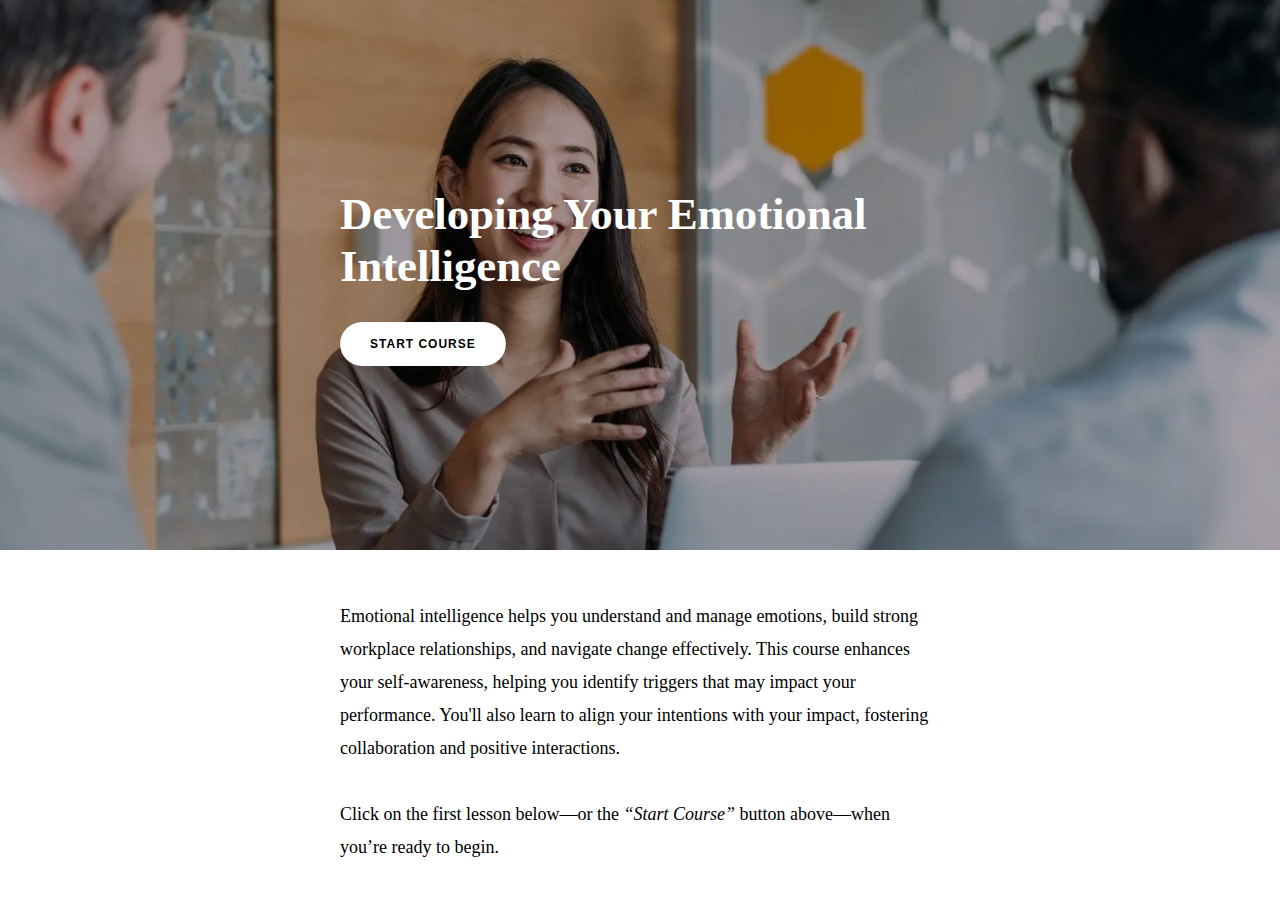
<file: Developing-Your-Emotional-Intelligence/index.html>
<!DOCTYPE html>
<html lang="en" class="">
  <head>
    <meta http-equiv="X-UA-Compatible" content="IE=edge,chrome=1">
    <meta name="viewport" content="width=device-width, initial-scale=1">
    <meta charset="utf-8">

    <title>Developing Your Emotional Intelligence </title>

    <link type="text/css" rel="stylesheet" href="lib/icomoon.css">
    <script type="text/javascript" src="lib/player-0.0.11.min.js"></script>
    <script type="text/javascript" src="lib/lzwcompress.js"></script>

    <!-- Resize Hack -->
    <script type="text/javascript">
      window.resizeTo(screen.width, screen.height);
    </script>
    
    <!--[if lt IE 9]>
    <script src="//html5shiv.googlecode.com/svn/trunk/html5.js"></script>
    <![endif]-->

    <script id="__ENTRY__" type="application/json">
      {".js":["rise/d2f42eeb.js"],".css":["sandbox/4adfab46.css"]}
    </script>

    <script id="__REMOTE_ENTRIES__" type="application/json">
      {"mondrian":{".js":["mondrian/entry.js"]}}
    </script>

    <script>
      (function() {
        const jsonp = {}

        function loadModule(manifest) {
          const p = []

          if (manifest['.css'] != null) {
            for (var idx = 0; idx < manifest['.css'].length; idx++) {
              p.push(new Promise((resolve, reject) => {
                var link = document.createElement('link')
                link.onload = resolve
                link.onerror = reject
                link.rel = 'stylesheet'
                link.href = 'lib/' + manifest['.css'][idx]
                document.body.appendChild(link)
              }))
            }
          }

          if (manifest['.js'] != null) {
            for (var idx = 0; idx < manifest['.js'].length; idx++) {
              p.push(new Promise((resolve, reject) => {
                var script = document.createElement('script')
                script.onload = resolve
                script.onerror = reject
                script.src = 'lib/' + manifest['.js'][idx]
                document.body.appendChild(script)
              }))
            }
          }

          return Promise.all(p)
        }

        function deserialize(str) {
          const buffer = Uint8Array.from(atob(str), c => c.charCodeAt(0))
          const json = new TextDecoder().decode(buffer)
          const result = JSON.parse(json)
          return result
        }

        function __loadEntry() {
          return loadModule(JSON.parse(document.getElementById('__ENTRY__').textContent))
        }

        function __loadRemoteEntry(name) {
          const manifest = JSON.parse(document.getElementById('__REMOTE_ENTRIES__').textContent)
          if (manifest[name] == null) throw new Error(`Missing manifest for remote entry "${name}".`)
          return loadModule(manifest[name])
        }
        
        async function __loadJsonp(id, path) {
          try {
            return await new Promise((resolve, reject) => {
              try {
                jsonp[id] = resolve
                const script = document.createElement('script')
                script.onerror = reject
                script.src = `./${path}`
                document.head.appendChild(script)
              } catch (err) {
                reject(err)
              }
            })
          } finally {
            delete jsonp[id]
          }
        }

        function __resolveJsonp(id, data) {
          const resolve = jsonp[id]
          if (typeof resolve !== 'function') {
            throw new Error(`Could not load JSONP "${id}"`)
          }
          resolve(data)
        }

        async function __fetchCourse(name) {
          name = name == null ? window.i18n.default : name
          if (!window.i18n.available.includes(name)) {
            console.warn(`Could not load locale "${name}"`)
            name = window.i18n.available[0]
          }
          const encoded = await __loadJsonp(`course:${name}`, `locales/${name}.js`)
          const courseData = deserialize(encoded)
          return courseData
        }

        window.__loadEntry = __loadEntry
        window.__loadRemoteEntry = __loadRemoteEntry
        window.__loadJsonp = __loadJsonp
        window.__resolveJsonp = __resolveJsonp
        window.__fetchCourse = __fetchCourse
      })()
    </script>
  </head>
  <body>
    <div id="app"></div>
    <script type="text/javascript">
  (function(root) {
    window.i18n = {"available":["und"],"default":"und"};
    window.partnerContent = [];

    function isExport() {
      return true;
    }

    function resolvePath(path) {
      return ('assets/').concat(path);
    }

    function resolveFontPath(font) {
      return ('lib/fonts/').concat(font.key.split('/').reverse()[0]);
    }

    function fetchAvailableLocales() {
      return window.i18n
    }

    root.Runtime = {
      fetch: window.__fetchCourse,
      fetchAvailableLocales: fetchAvailableLocales,
      isExport: isExport,
      resolvePath: resolvePath,
      resolveFontPath: resolveFontPath
    };
  }(window));
</script>

    
    <script>__loadEntry()</script>
    
  </body>
</html>
</file>
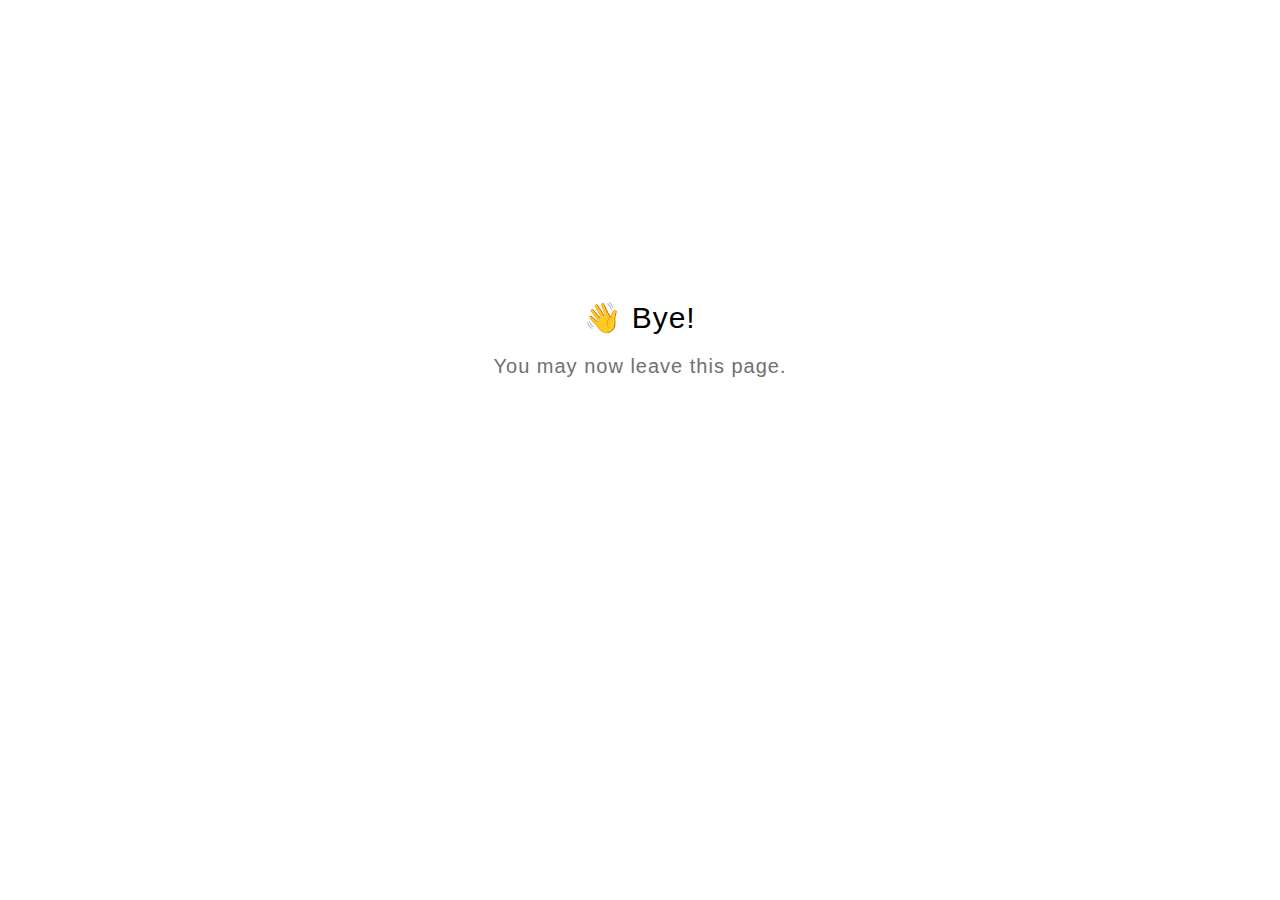
<file: Developing-Your-Emotional-Intelligence/goodbye.html>
<!DOCTYPE html>
<html lang="en">
  <head>
    <title>Goodbye</title>
    <meta charset="utf-8" lang="en">
    <style>
      html {
        font-size: 20px;
        font-family: 'lato', sans-serif;
        font-weight: lighter;
        letter-spacing: 0.05rem;
      }

      .goodbye-container {
        text-align: center;
        margin-top: 15rem;
      }

      .bye-message {
        font-size: 1.5rem;
      }

      .exit-text {
        color: #707070;
        margin-top: 1rem;
      }
    </style>
  </head>
  <body>
    <div class="goodbye-container">
      <div class="bye-message">👋 Bye!</div>
      <div class="exit-text">You may now leave this page.</div>
    </div>
  </body>
</html>
</file>
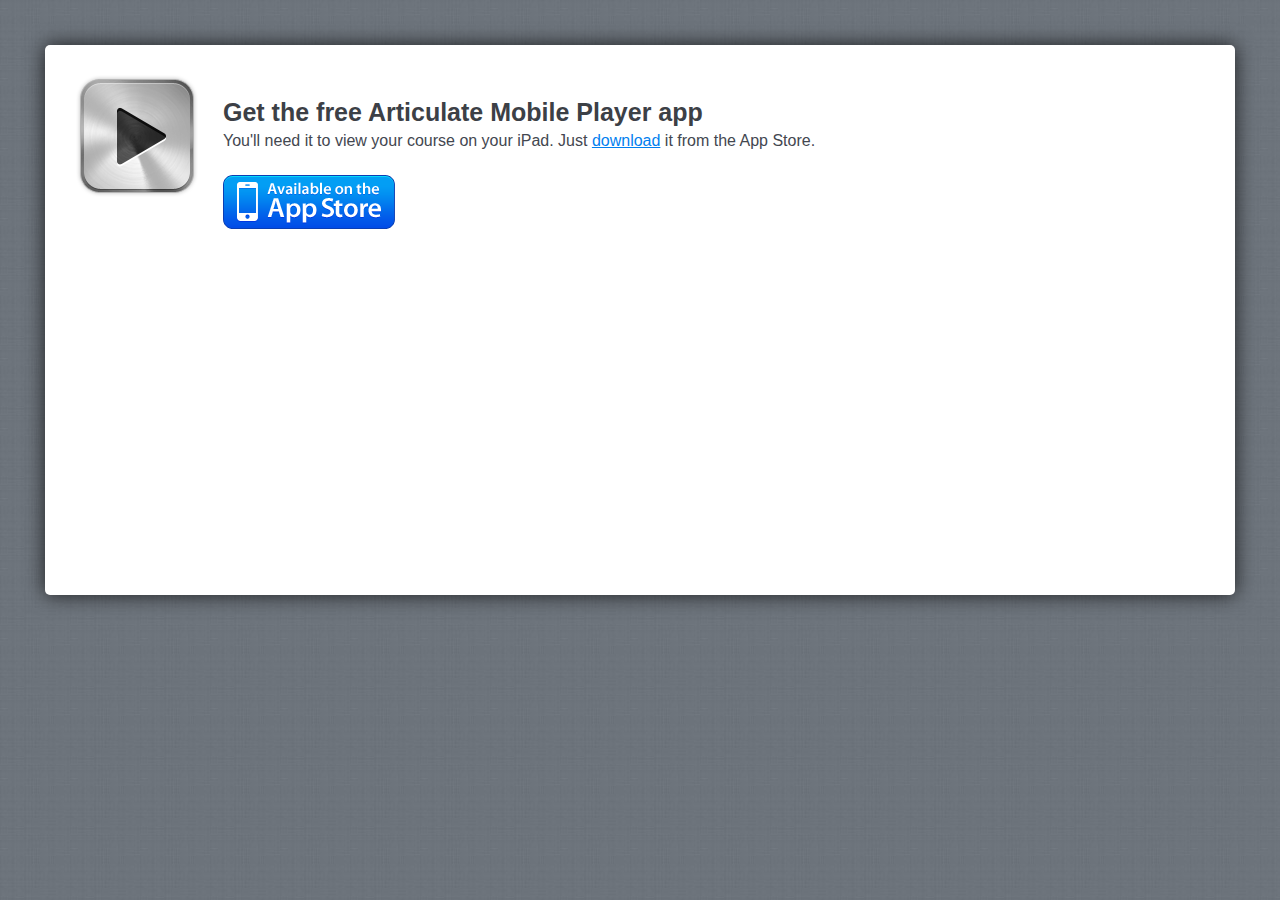
<file: mobile/mobileinstall.html>
<!DOCTYPE html PUBLIC "-//W3C//DTD XHTML 1.0 Transitional//EN" "http://www.w3.org/TR/xhtml1/DTD/xhtml1-transitional.dtd">
<html xmlns="http://www.w3.org/1999/xhtml" xml:lang="en" lang="en">
<head>
	<title>Understanding and Promoting Mental Wellness</title>
			
	<!-- META -->
	<meta http-equiv="content-type" content="text/html; charset=utf-8">
	<meta name="viewport" content="width=device-width; initial-scale=1.0; maximum-scale=1.0; user-scalable=0;">

	<style>
		html,body,div,h1,p,a{margin:0;padding:0;border:0;font-weight:inherit;font-style:inherit;font-size:100%;font-family:inherit;vertical-align:baseline}
		a img{border:0; width 290}
		body{font-family:Helvetica,Arial,Verdana,sans-serif;line-height:1.5;color:#434750;background:#737d85;position:relative;font-size:75%}
		h1{font-size:3em;line-height:1;margin-bottom:.5em;font-weight:400;color:#434750}
		a,a:focus,a:hover{color:#434750;text-decoration:none;outline:0}
		.button{float:left;font-size:14px;font-weight:700;color:#fff;text-shadow:0 -1px 0 rgba(0,0,0,.75);padding:5px 22px 0;height:25px;border:1px solid #010101;-webkit-box-shadow:0 1px 0 rgba(255,255,255,.12),inset 0 1px 0 rgba(255,255,255,.25);-webkit-border-radius:5px;background:-webkit-gradient(linear,left top,left bottom,from(#5d636b),to(#25272a),color-stop(.5,#494e54),color-stop(.51,#35393d))}
		body.launch{background:url(linen_background.jpg) repeat}
		div.container{background:#fff;height:490px;margin:45px;padding:30px;-webkit-border-radius:5px;-webkit-box-shadow:0 0 20px rgba(0,0,0,.75)}
		div.screenshot{float:right;width:390px;padding-left:20px;padding-bottom:10px}
		div.screenshot img{-webkit-box-shadow:0 8px 6px -2px rgba(0,0,0,.2); width: 360px;}
		div.container div.launch_meta{float:left;width:450px}
		div.container h1{color:#3c4046;font-weight:700;font-size:25px;line-height:1.2em;font-family:'Helvetica Neue',Helvetica,Arial}
		div.container p{font-size:16px;line-height:1.4em;font-family:'Helvetica Neue',Helvetica,Arial;margin:0 0 1.4em}
		div.container a.button{font-size:20px;color:#fff;background:#0272ed;text-shadow:0 1px 0 rgba(11,62,180,1);padding:5px 22px 12px;border:1px solid #0b3eb4;-webkit-box-shadow:0 1px 0 rgba(255,255,255,.12),inset 0 1px 0 rgba(255,255,255,.25);-webkit-border-radius:5px;background:-webkit-gradient(linear,left top,left bottom,from(#039ef4),to(#0b3eb4))}
		div.mobile_app{padding-left:148px;padding-top:20px}
		div.mobile_app h1{margin:0;line-height:1.4em}
		div.mobile_app a{color:#027fef;text-decoration:underline}
		div.container a.app_store{width:172px;height:54px;text-indent:-9000px;display:block;background:url(app_store.png)}
		@media only screen and (max-device-width:1024px) and (orientation:portrait){
			div.container{height:750px}
			div.screenshot{width:290px}
			div.screenshot img{width:290px}
			div.container div.launch_meta{float:left;width:300px}
			div.mobile_app h1{font-size:24px}
		}

	</style>
	<script>
		var g_strHash = document.location.hash;
		document.location.hash = "";
		
		function InstallApp()
		{
			setTimeout(RedirectLaunchPage, 50);
			
			var strAppUrl = "itms-apps://itunes.apple.com/us/app/articulate-mobile-player/id505546381?ls=1&mt=8";
			
			document.location = strAppUrl;
			
			return false;
		}
		
		function RedirectLaunchPage()
		{
			document.location = "../amplaunch.html" + g_strHash;
		}
	</script>
	
</head>

<body class="launch">

	<div class="wrap">
		<div class="container">
			<a href="#" onclick="return InstallApp()"><img style="position:absolute;" src="mobile_icon.png"></img></a>
			<div class="mobile_app">
				<h1>Get the free Articulate Mobile Player app</h1>
				<p>You'll need it to view your course on your iPad. Just <a href="#" onclick="return InstallApp()" title="Download the Articulate Mobile Player app">download</a> it from the App Store.</p>
				<a href="#" onclick="return InstallApp()" class="app_store">Available on the App Store</a>
			</div>
		</div>
	</div>
</body>

</html>
</file>
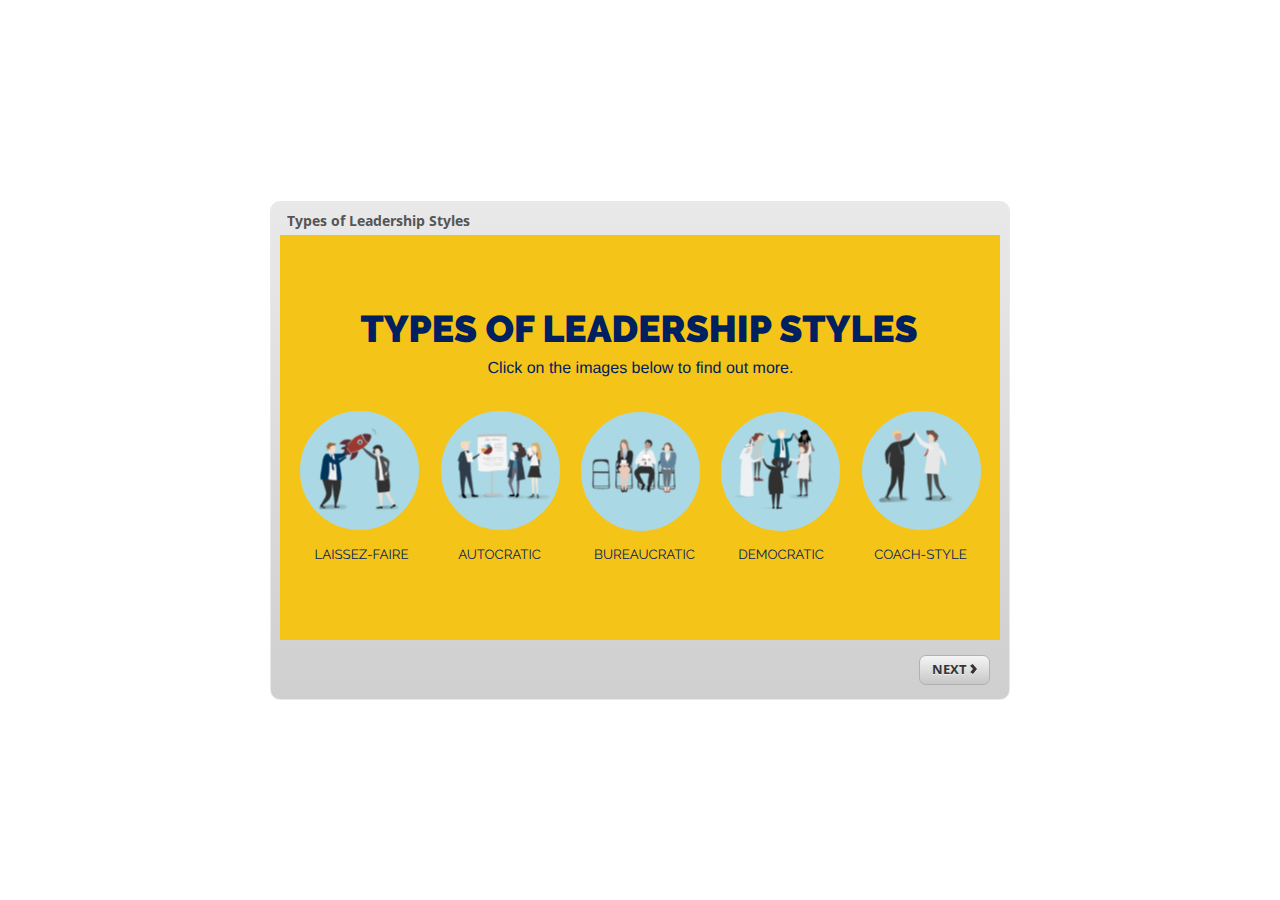
<file: Types-of-Leadership-Styles/story_html5.html>
<!DOCTYPE html>
<html lang="en-US">
<head>
  <meta charset="utf-8">
  <!-- Created using Storyline 3 - http://www.articulate.com  -->
  <!-- version: 3.12.24693.0 -->
  <title>Types of Leadership Styles</title>
  <meta http-equiv="x-ua-compatible" content="IE=edge" />
  <meta name="viewport" content="width=device-width, initial-scale=1.0, user-scalable=no, shrink-to-fit=no, minimal-ui" />
  <meta name="apple-mobile-web-app-capable" content="yes" />
  <style>
    html, body { height: 100%; padding: 0; margin: 0 }
    #app { height: 100%; width: 100%; }
  </style>
  
  <script>window.THREE = { };</script>
</head>
<body style="background: #FFFFFF" class="cs-HTML theme-classic">
  <!-- 360 -->
  <script>!function(e){function n(e,i){return e.test(i)}function i(e){var i=e||navigator.userAgent,o=i.split("[FBAN");if(void 0!==o[1]&&(i=o[0]),this.apple={phone:n(t,i),ipod:n(d,i),tablet:!n(t,i)&&n(s,i),device:n(t,i)||n(d,i)||n(s,i)},this.amazon={phone:n(h,i),tablet:!n(h,i)&&n(a,i),device:n(h,i)||n(a,i)},this.android={phone:n(h,i)||n(b,i),tablet:!n(h,i)&&!n(b,i)&&(n(a,i)||n(r,i)),device:n(h,i)||n(a,i)||n(b,i)||n(r,i)},this.windows={phone:n(l,i),tablet:n(p,i),device:n(l,i)||n(p,i)},this.other={blackberry:n(f,i),blackberry10:n(u,i),opera:n(c,i),firefox:n(A,i),chrome:n(w,i),device:n(f,i)||n(u,i)||n(c,i)||n(A,i)||n(w,i)},this.seven_inch=n(v,i),this.any=this.apple.device||this.android.device||this.windows.device||this.other.device||this.seven_inch,this.phone=this.apple.phone||this.android.phone||this.windows.phone,this.tablet=this.apple.tablet||this.android.tablet||this.windows.tablet,"undefined"==typeof window)return this}function o(){var e=new i;return e.Class=i,e}var t=/iPhone/i,d=/iPod/i,s=/iPad/i,b=/(?=.*\bAndroid\b)(?=.*\bMobile\b)/i,r=/Android/i,h=/(?=.*\bAndroid\b)(?=.*\bSD4930UR\b)/i,a=/(?=.*\bAndroid\b)(?=.*\b(?:KFOT|KFTT|KFJWI|KFJWA|KFSOWI|KFTHWI|KFTHWA|KFAPWI|KFAPWA|KFARWI|KFASWI|KFSAWI|KFSAWA)\b)/i,l=/IEMobile/i,p=/(?=.*\bWindows\b)(?=.*\bARM\b)/i,f=/BlackBerry/i,u=/BB10/i,c=/Opera Mini/i,w=/(CriOS|Chrome)(?=.*\bMobile\b)/i,A=/(?=.*\bFirefox\b)(?=.*\bMobile\b)/i,v=new RegExp("(?:Nexus 7|BNTV250|Kindle Fire|Silk|GT-P1000)","i");"undefined"!=typeof module&&module.exports&&"undefined"==typeof window?module.exports=i:"undefined"!=typeof module&&module.exports&&"undefined"!=typeof window?module.exports=o():"function"==typeof define&&define.amd?define("isMobile",[],e.isMobile=o()):e.isMobile=o()}(this);
    window.isMobile.apple.tablet = window.isMobile.apple.tablet ||
      (navigator.platform === 'MacIntel' && navigator.maxTouchPoints > 1);
    window.isMobile.apple.device = window.isMobile.apple.device || window.isMobile.apple.tablet;
    window.isMobile.tablet = window.isMobile.tablet || window.isMobile.apple.tablet;
    window.isMobile.any = window.isMobile.any || window.isMobile.apple.tablet;
  </script>

  <div id="focus-sink" aria-hidden="true" tabIndex="-1"></div>

  <div id="preso"></div>
  <script>
    window.DS = {};
    window.globals = {
      DATA_PATH_BASE: '',
      HAS_FRAME: true,
      HAS_SLIDE: true,

      lmsPresent: false,
      tinCanPresent: false,
      cmi5Present: false,
      aoSupport: false,
      scale: 'noscale',
      captureRc: false,
      browserSize: 'optimal',
      bgColor: '#FFFFFF',
      features: 'AccessibleText,SettingsControl,TextStyleHyperlinks',
      themeName: 'classic',
      preloaderColor: '#FFFFFF',
      suppressAnalytics: false,
      productChannel: 'perpetual',
      publishSource: 'storyline',
      aid: '',
      cid: '2d79099a-d634-472e-a1b9-43c4dbdf9171',
      playerVersion: '3.12.24693.0',
      maxIosVideoElements: 5,

      
      parseParams: function(qs) {
        if (window.globals.parsedParams != null) {
          return window.globals.parsedParams;
        }
        qs = (qs || window.location.search.substr(1)).split('+').join(' ');
        var params = {},
            tokens,
            re = /[?&]?([^=]+)=([^&]*)/g;

        while (tokens = re.exec(qs)) {
          params[decodeURIComponent(tokens[1]).trim()] =
            decodeURIComponent(tokens[2]).trim();
        }
        window.globals.parsedParams = params;
        return params;
      }

    };

    (function() {

      var classTypes = [ 'desktop', 'mobile', 'phone', 'tablet' ];

      var addDeviceClasses = function(prefix, testObj) {
        var curr, i;
        for (i = 0; i < classTypes.length; i++) {
          curr = classTypes[i];
          if (testObj[curr]) {
            document.body.classList.add(prefix + curr);
          }
        }
      };

      var params = window.globals.parseParams(),
          isDevicePreview = params.devicepreview === '1',
          isPhoneOverride = params.deviceType === 'phone' || (isDevicePreview && params.phone == '1'),
          isTabletOverride = (params.deviceType === 'tablet' || isDevicePreview) && !isPhoneOverride,
          isMobileOverride = isPhoneOverride || isTabletOverride;

      var deviceView = {
        desktop: !window.isMobile.any && !isMobileOverride,
        mobile: window.isMobile.any || isMobileOverride,
        phone: isPhoneOverride || (window.isMobile.phone && !isTabletOverride),
        tablet: isTabletOverride || window.isMobile.tablet
      };

      window.globals.deviceView = deviceView;
      window.isMobile.desktop = !window.isMobile.any;
      window.isMobile.mobile = window.isMobile.any;

      addDeviceClasses('view-', deviceView);

    })();
  </script>
  
  <script src='story_content/user.js' type=text/javascript></script>
  <div class="slide-loader"></div>

  <script type="text/javascript">
    if (window.globals.deviceView.isMobile) { var doc = document, loader = doc.body.querySelector('.slide-loader'); [ 1, 2, 3 ].forEach(function(n) { var d = doc.createElement('div'); d.style.backgroundColor = window.globals.preloaderColor; d.classList.add('mobile-loader-dot'); d.classList.add('dot' + n); loader.appendChild(d); }); }
  </script>

  <div class="mobile-load-title-overlay" style="display: none">
    <div class="mobile-load-title">Types of Leadership Styles</div>
  </div>

  <div class="mobile-chrome-warning"></div>

  <script>
    
    if (window.autoSpider && window.vInterfaceObject) {
      document.querySelector('.mobile-load-title-overlay').style.display = 'none';
    }
  </script>

  

  <link rel="stylesheet" href="html5/data/css/output.min.css" data-noprefix />
</body>
<script src="html5/lib/scripts/bootstrapper.min.js"></script>
</html>
</file>
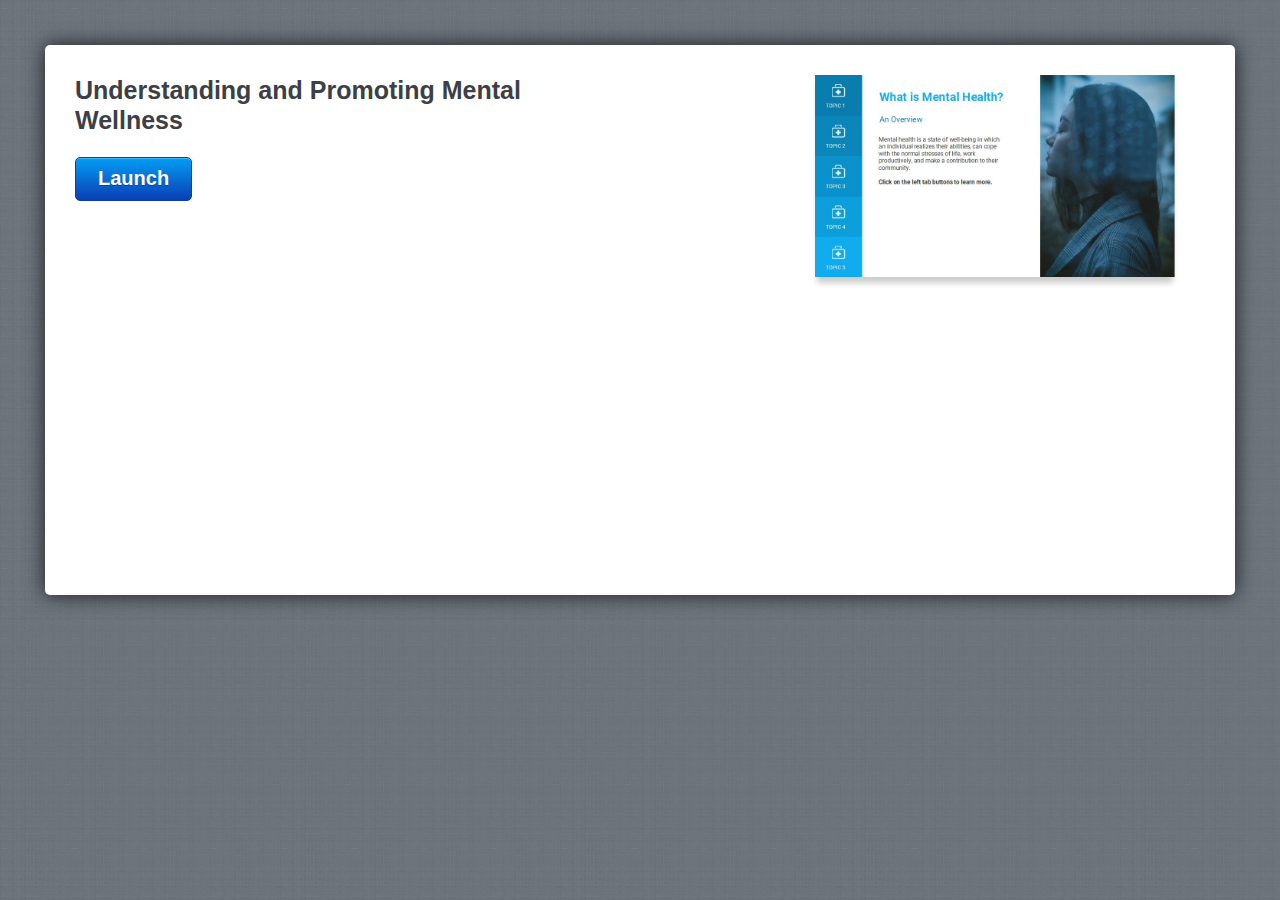
<file: Understanding-and-Promoting-Mental-Wellness/amplaunch.html>
<!DOCTYPE html PUBLIC "-//W3C//DTD XHTML 1.0 Transitional//EN" "http://www.w3.org/TR/xhtml1/DTD/xhtml1-transitional.dtd">
<html xmlns="http://www.w3.org/1999/xhtml" xml:lang="en" lang="en">
<head>
	<title>Understanding and Promoting Mental Wellness</title>
	
	 <script>
		var g_strLink;
	
		function buildLaunchLink()
		{
			var g_strProjectId = "5xHTDZbxZC2";
			var strHash = document.location.hash;
			document.location.hash = "";

			var strPath = window.location.protocol + "//" + window.location.host;
			var arrPath = window.location.pathname.split("/");

			arrPath.length = arrPath.length - 1;
			strPath += arrPath.join("/");
			strPath = strPath.replace(/ /g, "%20");

			g_strLink = "path=" + strPath;
			g_strLink += "&projectid=" + g_strProjectId;
			
			var strQuery = strHash.substr(1);
			g_strLink += "&" + decodeURIComponent(strQuery);
			g_strLink = escape(g_strLink);
		}
		
		function isAndroid()
		{
			return (navigator.userAgent.indexOf("Android") > -1);
		}
		
		function isIOS()
		{
			return (navigator.userAgent.indexOf("AppleWebKit/") > -1 && navigator.userAgent.indexOf("Mobile/") > -1);
		}

		function UpdateLaunchUrl()
		{
			var strLink = (isAndroid()) ? "intent://?" + g_strLink + "#Intent;scheme=artmobileplayer;package=air.com.articulate.articulatemobileplayer;end" :
										 "artmobileplayer://?" + g_strLink;
										
			var linkTarget = document.getElementById('launch');
			linkTarget.href = strLink;
			
			if (isAndroid())
			{
				window.location = strLink;
			}
		}
		
		function writeMeta()
		{
			var meta = document.createElement('meta');
			meta.name = "apple-itunes-app";
			meta.content = "app-id=505546381, app-argument=artmobileplayer://?" + g_strLink;
			document.getElementsByTagName('head')[0].appendChild(meta);
		}
		
		buildLaunchLink();
		writeMeta();

	 </script>

	<!-- META -->
	<meta http-equiv="content-type" content="text/html; charset=utf-8">
	<meta name="viewport" content="width=device-width, initial-scale=1.0, maximum-scale=1.0, user-scalable=0">

	<style>
		html,body,div,h1,p,a{margin:0;padding:0;border:0;font-weight:inherit;font-style:inherit;font-size:100%;font-family:inherit;vertical-align:baseline}
		a img{border:0; width: 290px}
		body{font-family:Helvetica,Arial,Verdana,sans-serif;line-height:1.5;color:#434750;background:#737d85;position:relative;font-size:75%}
		h1{font-size:3em;line-height:1;margin-bottom:.5em;font-weight:400;color:#434750}
		a,a:focus,a:hover{color:#434750;text-decoration:none;outline:0}
		.button{float:left;font-size:14px;font-weight:700;color:#fff;text-shadow:0 -1px 0 rgba(0,0,0,.75);padding:5px 22px 0;height:25px;border:1px solid #010101;-webkit-box-shadow:0 1px 0 rgba(255,255,255,.12),inset 0 1px 0 rgba(255,255,255,.25);-webkit-border-radius:5px;background:-webkit-gradient(linear,left top,left bottom,from(#5d636b),to(#25272a),color-stop(.5,#494e54),color-stop(.51,#35393d))}
		body.launch{background:url(mobile/linen_background.jpg) repeat}
		div.container{background:#fff;height:490px;margin:45px;padding:30px;-webkit-border-radius:5px;-webkit-box-shadow:0 0 20px rgba(0,0,0,.75)}
		div.screenshot{float:right;width:390px;padding-left:20px;padding-bottom:10px}
		div.screenshot img{-webkit-box-shadow:0 8px 6px -2px rgba(0,0,0,.2); width: 360px;}
		div.container div.launch_meta{float:left;width:450px}
		div.container h1{color:#3c4046;font-weight:700;font-size:25px;line-height:1.2em;font-family:'Helvetica Neue',Helvetica,Arial}
		div.container p{font-size:16px;line-height:1.4em;font-family:'Helvetica Neue',Helvetica,Arial;margin:0 0 1.4em}
		div.container a.button{font-size:20px;color:#fff;background:#0272ed;text-shadow:0 1px 0 rgba(11,62,180,1);padding:5px 22px 12px;border:1px solid #0b3eb4;-webkit-box-shadow:0 1px 0 rgba(255,255,255,.12),inset 0 1px 0 rgba(255,255,255,.25);-webkit-border-radius:5px;background:-webkit-gradient(linear,left top,left bottom,from(#039ef4),to(#0b3eb4))}
		div.mobile_app{background:url(mobile/mobile_icon.png) no-repeat;padding-left:148px;padding-top:20px}
		div.mobile_app h1{margin:0;line-height:1.4em}
		div.mobile_app a{color:#027fef;text-decoration:underline}
		div.container a.app_store{width:172px;height:54px;text-indent:-9000px;display:block;background:url(mobile/app_store.png)}
		@media only screen and (max-device-width:1024px) and (orientation:portrait){
			div.container{height:750px}
			div.screenshot{width:290px}
			div.screenshot img{width:290px}
			div.container div.launch_meta{float:left;width:300px}
			div.mobile_app h1{font-size:24px}
		}
		a.install { display:inline-block; overflow:hidden; background:url(http://linkmaker.itunes.apple.com/images/badges/en-us/badge_appstore-lrg.svg) no-repeat; width:165px; height:40px; position: relative; bottom: 120px; float:right; padding-right:50px;}

	</style>
</head>
	
<body class="launch" onload="UpdateLaunchUrl()">

	<div class="wrap">
	
		<div class="container">
			<div class="launch_meta">
				<h1>Understanding and Promoting Mental Wellness</h1>
				<p></p>
				<a id="launch" href="#" class="button" target="_top">Launch</a>
			</div>
			<div class="screenshot">
				<img src="story_content/thumbnail.jpg"  />
			</div>
		</div>
		<script>
			if (isIOS())
			{
				document.write("<a class='install' href='https://geo.itunes.apple.com/us/app/articulate-mobile-player/id505546381?mt=8' ></a>");
			}
		</script>
	</div>
</body>

</html>
</file>
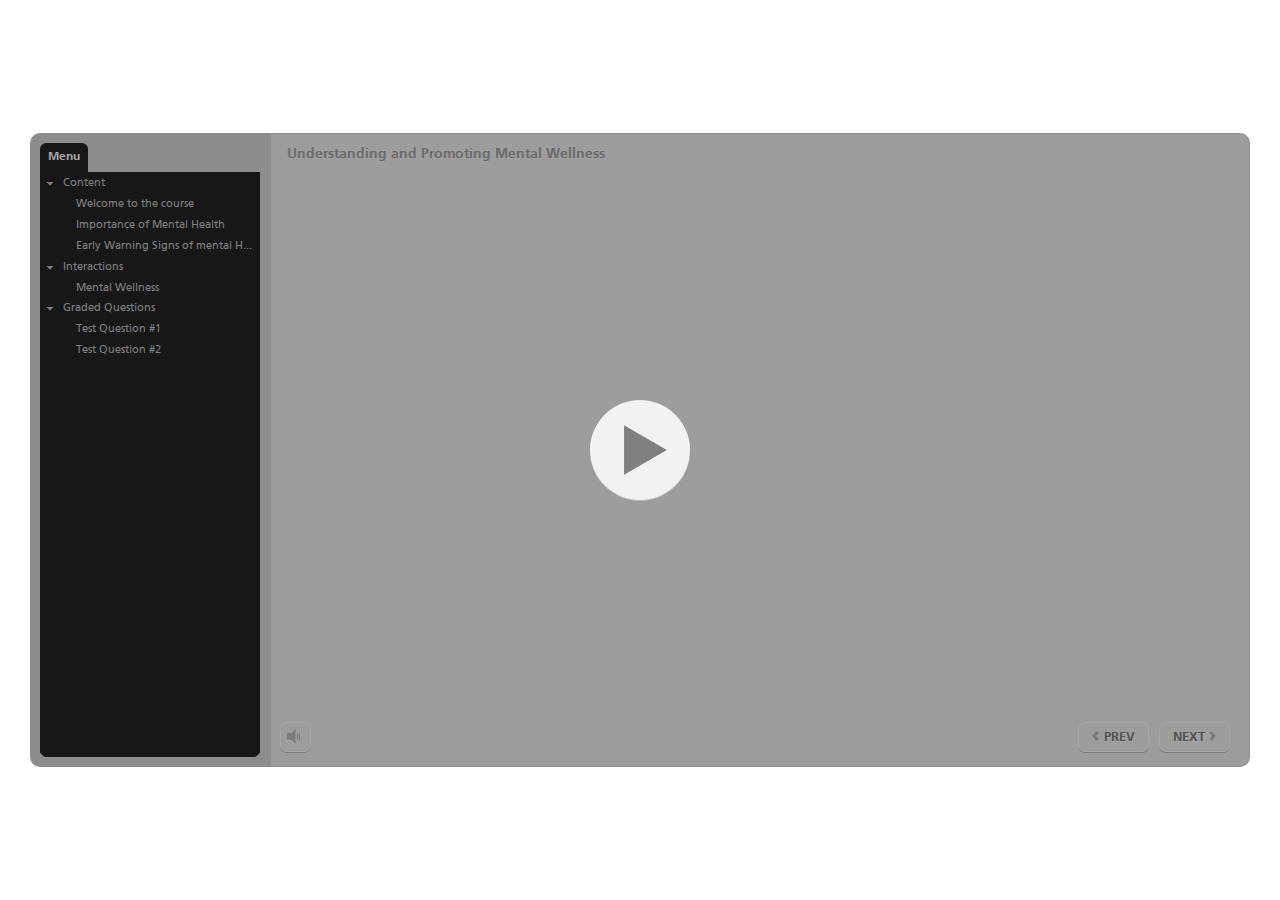
<file: Understanding-and-Promoting-Mental-Wellness/story_html5.html>
﻿<!doctype html>
<html lang="en-US">
<head>
  <meta charset="utf-8">
  <!-- Created using Storyline 3 - http://www.articulate.com  -->
  <!-- version: 3.20.30234.0 -->
  <title>Understanding and Promoting Mental Wellness</title>
  <meta http-equiv="x-ua-compatible" content="IE=edge"/>
  <meta name="viewport" content="width=device-width,initial-scale=1,user-scalable=no,shrink-to-fit=no,minimal-ui"/>
  <meta name="apple-mobile-web-app-capable" content="yes"/>
  <style>
    html, body { height: 100%; padding: 0; margin: 0 }
    #app { height: 100%; width: 100%; }
  </style>

  <script>
    window.DS = {};
    window.globals = {
      DATA_PATH_BASE: '',
      HAS_FRAME: true,
      HAS_SLIDE: true,

      lmsPresent: false,
      tinCanPresent: false,
      cmi5Present: false,
      aoSupport: false,
      scale: 'noscale',
      captureRc: false,
      browserSize: 'optimal',
      bgColor: '#FFFFFF',
      features: '',
      themeName: 'classic',
      preloaderColor: '#FFFFFF',
      suppressAnalytics: false,
      productChannel: 'perpetual',
      publishSource: 'storyline',
      aid: '',
      cid: 'c618e340-c0a3-4590-a157-44d66f4b21d2',
      playerVersion: '3.20.30234.0',
      publishTimestamp: '2024-07-01T13:00:57.2392141Z',
      maxIosVideoElements: 10,
      connectionSettings: { },

      
      parseParams: function(qs) {
        if (window.globals.parsedParams != null) {
          return window.globals.parsedParams;
        }
        qs = (qs || window.location.search.substr(1)).split('+').join(' ');
        var params = {},
            tokens,
            re = /[?&]?([^=]+)=([^&]*)/g;

        while (tokens = re.exec(qs)) {
          params[decodeURIComponent(tokens[1]).trim()] =
            decodeURIComponent(tokens[2]).trim();
        }
        window.globals.parsedParams = params;
        return params;
      }

    };
  </script>
  <script>
    var isIe11 = ('ActiveXObject' in window || window.MSBlobBuilder != null)
      && window.msCrypto != null && !window.ActiveXObject;
    if (isIe11) {
      window.globals.unsupportedBrowser = true;
      document.write(atob('[base64]'));
    }
  </script>
  
  <script>window.THREE = { };</script>
  
</head>
<body style="background: #FFFFFF" class="cs-HTML theme-classic">
  <!-- 360 -->
  <script>!function(){var e,i=/iPhone/i,o=/iPod/i,n=/iPad/i,t=/\biOS-universal(?:.+)Mac\b/i,r=/\bAndroid(?:.+)Mobile\b/i,a=/Android/i,d=/(?:SD4930UR|\bSilk(?:.+)Mobile\b)/i,p=/Silk/i,l=/Windows Phone/i,u=/\bWindows(?:.+)ARM\b/i,b=/BlackBerry/i,s=/BB10/i,c=/Opera Mini/i,f=/\b(CriOS|Chrome)(?:.+)Mobile/i,h=/Mobile(?:.+)Firefox\b/i,v=function(e){return void 0!==e&&"MacIntel"===e.platform&&"number"==typeof e.maxTouchPoints&&e.maxTouchPoints>1&&"undefined"==typeof MSStream};e=function(e){var m={userAgent:"",platform:"",maxTouchPoints:0};e||"undefined"==typeof navigator?"string"==typeof e?m.userAgent=e:e&&e.userAgent&&(m={userAgent:e.userAgent,platform:e.platform,maxTouchPoints:e.maxTouchPoints||0}):m={userAgent:navigator.userAgent,platform:navigator.platform,maxTouchPoints:navigator.maxTouchPoints||0};var g=m.userAgent,y=g.split("[FBAN");void 0!==y[1]&&(g=y[0]),void 0!==(y=g.split("Twitter"))[1]&&(g=y[0]);var A=function(e){return function(i){return i.test(e)}}(g),w={apple:{phone:A(i)&&!A(l),ipod:A(o),tablet:!A(i)&&(A(n)||v(m))&&!A(l),universal:A(t),device:(A(i)||A(o)||A(n)||A(t)||v(m))&&!A(l)},amazon:{phone:A(d),tablet:!A(d)&&A(p),device:A(d)||A(p)},android:{phone:!A(l)&&A(d)||!A(l)&&A(r),tablet:!A(l)&&!A(d)&&!A(r)&&(A(p)||A(a)),device:!A(l)&&(A(d)||A(p)||A(r)||A(a))||A(/\bokhttp\b/i)},windows:{phone:A(l),tablet:A(u),device:A(l)||A(u)},other:{blackberry:A(b),blackberry10:A(s),opera:A(c),firefox:A(h),chrome:A(f),device:A(b)||A(s)||A(c)||A(h)||A(f)},any:!1,phone:!1,tablet:!1};return w.any=w.apple.device||w.android.device||w.windows.device||w.other.device,w.phone=w.apple.phone||w.android.phone||w.windows.phone,w.tablet=w.apple.tablet||w.android.tablet||w.windows.tablet,w}(),"object"==typeof exports&&"undefined"!=typeof module?module.exports=e:"function"==typeof define&&define.amd?define((function(){return e})):this.isMobile=e}();
    window.isMobile.apple.tablet = window.isMobile.apple.tablet ||
      (navigator.platform === 'MacIntel' && navigator.maxTouchPoints > 1);
    window.isMobile.apple.device = window.isMobile.apple.device || window.isMobile.apple.tablet;
    window.isMobile.tablet = window.isMobile.tablet || window.isMobile.apple.tablet;
    window.isMobile.any = window.isMobile.any || window.isMobile.apple.tablet;
  </script>

  <div id="focus-sink" tabindex="-1"></div>

  <div id="preso"></div>
  <script>
    (function() {

      var classTypes = [ 'desktop', 'mobile', 'phone', 'tablet' ];

      var addDeviceClasses = function(prefix, testObj) {
        var curr, i;
        for (i = 0; i < classTypes.length; i++) {
          curr = classTypes[i];
          if (testObj[curr]) {
            document.body.classList.add(prefix + curr);
          }
        }
      };

      var params = window.globals.parseParams(),
          isDevicePreview = params.devicepreview === '1',
          isPhoneOverride = params.deviceType === 'phone' || (isDevicePreview && params.phone == '1'),
          isTabletOverride = (params.deviceType === 'tablet' || isDevicePreview) && !isPhoneOverride,
          isMobileOverride = isPhoneOverride || isTabletOverride;

      var deviceView = {
        desktop: !window.isMobile.any && !isMobileOverride,
        mobile: window.isMobile.any || isMobileOverride,
        phone: isPhoneOverride || (window.isMobile.phone && !isTabletOverride),
        tablet: isTabletOverride || window.isMobile.tablet
      };

      window.globals.deviceView = deviceView;
      window.isMobile.desktop = !window.isMobile.any;
      window.isMobile.mobile = window.isMobile.any;

      addDeviceClasses('view-', deviceView);

    })();
  </script>
  
  <script src='story_content/user.js' type=text/javascript></script>
  <div class="slide-loader"></div>

  <script>
    if (window.globals.deviceView.isMobile) { var doc = document, loader = doc.body.querySelector('.slide-loader'); [ 1, 2, 3 ].forEach(function(n) { var d = doc.createElement('div'); d.style.backgroundColor = window.globals.preloaderColor; d.classList.add('mobile-loader-dot'); d.classList.add('dot' + n); loader.appendChild(d); }); }
  </script>

  <div class="mobile-load-title-overlay" style="display: none">
    <div class="mobile-load-title">Understanding and Promoting Mental Wellness</div>
  </div>

  <div class="mobile-chrome-warning"></div>

  
<style>
  .warn-connection-dialog {
    display: none;
    background: transparent;
    pointer-events: none;
    position: fixed;
    left: 0;
    top: 0;
    width: 100%;
    height: 100%;
    z-index: 999;
  }

  .warn-connection-content {
    border-radius: 4px;
    background: white;
    border: 1px solid #E7E7E7;
    color: #333333;
    box-shadow: 0 2px 4px rgba(0, 0, 0, 0.25);
    transition: all 150ms ease-out;
    position: absolute;
    white-space: nowrap;
  }

  .view-phone.is-landscape .warn-connection-content {
    left: 23px;
    bottom: 23px;
  }

  .view-tablet.is-landscape .warn-connection-content {
    left: 50%;
    top: 20px;
    transform: translateX(-50%);
  }

  .is-portrait .warn-connection-content {
    transform: translate(-50%, calc(-100% - 15px));
  }

  .warn-connection-content p {
    display: inline-block;
    margin: 0 8px 0 0;
    line-height: 33px;
    font-size: 11px;
  }

  .warn-connection-content svg {
    position: relative;
    vertical-align: middle;
    margin: 0 2px 2px 8px;
  }

  .view-desktop .warn-connection-content {
    left: 1.5em;
    bottom: 1.5em;
  }

  .view-desktop .warn-connection-content p {
    font-size: 1.1em;
  }

  .is-offline .warn-connection-dialog {
    display: block;
  }

  .is-offline .cs-panel * {
    pointer-events: none !important;
  }

  .is-offline .cs-panel {
    pointer-events: all !important;
  }

  .is-offline #nav-controls * {
    pointer-events: none !important;
  }

  .is-offline #nav-controls {
    pointer-events: all !important;
  }
</style>

<div class="warn-connection-dialog">
  <div class="warn-connection-content">
    <svg width="17" height="15" viewBox="0 0 17 15" xmlns="http://www.w3.org/2000/svg">
      <path fill="#8F0000" stroke="white" d="M16.07,12.98 L15.88,12.23 L9.51,1.21 C8.97,0.26,7.6,0.26,7.06,1.21 L0.69,12.23 C0.15,13.16,0.81,14.36,1.91,14.36 H14.65 C15.47,14.36,16.05,13.7,16.07,12.98 Z"/>
      <path fill="white" stroke="white" d="M8.58,5.5 C8.35,5.28,8.5,5.35,8.21,5.32 C8.09,5.35,7.97,5.49,7.96,5.67 C7.97,5.79,7.98,5.92,7.98,6.04 L7.98,6.04 C7.99,6.17,8,6.31,8.01,6.43 L8.01,6.44 C8.03,6.92,8.06,7.41,8.09,7.9 L8.09,7.9 C8.12,8.39,8.14,8.88,8.17,9.37 C8.17,9.39,8.18,9.42,8.2,9.44 C8.23,9.46,8.25,9.47,8.28,9.47 C8.31,9.47,8.34,9.46,8.35,9.44 C8.37,9.43,8.38,9.4,8.39,9.35 L8.39,9.34 C8.39,9.24,8.4,9.15,8.4,9.05 L8.4,9.05 C8.41,8.96,8.41,8.86,8.42,8.75 C8.43,8.44,8.45,8.12,8.47,7.81 L8.47,7.81 C8.49,7.49,8.51,7.18,8.53,6.87 C8.55,6.46,8.56,6.05,8.59,5.64 L8.6,5.62 C8.6,5.57,8.59,5.53,8.58,5.5 L8.21,5.32 Z"/>
      <circle fill="white" stroke="white" cx="8.3" cy="11.35" r="0.3"/>
    </svg>
    <p>You are offline. Trying to reconnect...</p>
  </div>
</div>

<script>
  (function() {
    window.DS.connection = {
      warningShown: false,
      assets: {},
      loadingAssetGroup: false,
      retryDelay: 500
    };

    // @TODO this is POC code and can be cleaned up a bit more if we move forward
    // with the feature



    // The `window.globals.features` variable must be set in `webpack.dev.config` when testing locally - it is not enough
    // to have it in the data - but it must be set there as well.
    var useConnectionMessages = window.AbortController != null &&
      window.location.protocol != 'file:' &&
      window.globals.features.indexOf('ConnectionMessages') != -1;

    window.DS.connection.useConnectionMessages = useConnectionMessages

    var assetCount = 0;
    var checkLoadedId;
    var connectionSettings = window.globals.connectionSettings;

    if (useConnectionMessages && connectionSettings != null) {
      var contentEl = document.querySelector('.warn-connection-content');
      var messageEl = contentEl.querySelector('p')

      if (connectionSettings.useDarkTheme) {
        contentEl.style.borderColor = '#BABBBA';
        contentEl.style.backgroundColor = '#282828';
        contentEl.style.color = '#FFFFFF';
      }

      if (connectionSettings.message != null) {
        messageEl.textContent = window.decodeURIComponent(connectionSettings.message);
      }
    }

    function checkAssetsReady() {
      for (var i in DS.connection.assets) {
        if (!DS.connection.assets[i].success) {
          return false;
        }
      }
      return true;
    }

    function stopAssetGroup() {
      if (!useConnectionMessages) { return; }

      assetCount = 0;

      DS.connection.oldAssetGroup = DS.connection.assets;
      DS.connection.assets = {};
      DS.connection.loadingAssetGroup = false;
      clearInterval(checkLoadedId);
    }

    function startAssetGroup() {
      if (!useConnectionMessages) { return; }
      var ticks = 0;
      clearInterval(checkLoadedId);
      checkLoadedId = setInterval(function() {
        var loaded = 0;
        if (assetCount === 0 && loaded === 0) {
          clearInterval(checkLoadedId);
          return;
        }

        for (var i in DS.connection.assets) {
          if (DS.connection.assets[i].success) {
            loaded++;
          }
        }

        if (assetCount === loaded && checkAssetsReady()) {
          for (var i in DS.connection.assets) {
            if (DS.connection.assets[i].action) {
              DS.connection.assets[i].action();
            }
          }
          hideWarning();
          stopAssetGroup();
        }
      }, 100)
    }

    function requiredAsset(url, action, retry, type) {
      if (!useConnectionMessages) { return; }
      if (DS.connection.assets[url]) { return; }

      DS.connection.assets[url] = {
        success: false, action: action, retry: retry, type: type
      };
      assetCount = Object.keys(DS.connection.assets).length;
      if (!DS.connection.loadingAssetGroup) {
        startAssetGroup();
      }
      DS.connection.loadingAssetGroup = true;
    }

    function assetLoaded(url) {
      if (!useConnectionMessages) { return; }
      if (DS.connection.assets[url]) {
        DS.connection.assets[url].success = true;
      }
    }

    function assetFailed(url) {
      if (!useConnectionMessages) { return; }
      if (!DS.connection.assets[url]) {
        if (/\.js$/.test(url)) {
          setTimeout(function() {
            if (DS.connection.lastSlideLoaded != null) {
              DS.connection.lastSlideLoaded();
            }
          }, DS.connection.retryDelay);
        }
        return;
      }
      if (!DS.connection.warningShown) { showWarning(); }
      if (DS.connection.assets[url].retry) {
        setTimeout(function() {
          if (!DS.connection.assets[url].success) {
            DS.connection.assets[url].retry()
          }
        }, DS.connection.retryDelay);
      }
    }

    function hideWarning() {
      document.body.classList.remove('is-offline');
      DS.connection.warningShown = false;
    }
    DS.connection.hideWarning = hideWarning

    function showWarning(btn) {
      document.body.classList.add('is-offline')
      DS.connection.warningShown = true;
      updateWarningPosition();
    }

    function updateWarningPosition() {
      if (!DS.connection.warningShown) {
        return;
      }

      var isPortrait = document.body.classList.contains('is-portrait');
      var warningEl = document.querySelector('.warn-connection-content');

      if (isPortrait) {
        var slide = document.querySelector('.primary-slide');
        var slideRect = slide.getBoundingClientRect();

        warningEl.style.top = `${slideRect.top}px`
        warningEl.style.left = `${slideRect.left + slideRect.width / 2}px`
      } else {
        warningEl.style.top = null;
        warningEl.style.left = null;
      }

      window.requestAnimationFrame(updateWarningPosition);
    }

    // these will all be noops if the feature flag isn't set in
    // the data and `window.globals.features`
    DS.connection.requiredAsset = requiredAsset;
    DS.connection.assetLoaded = assetLoaded;
    DS.connection.assetFailed = assetFailed;
    DS.connection.stopAssetGroup = stopAssetGroup;
    DS.connection.startAssetGroup = startAssetGroup;
  })();
</script>


  <script>
    
    if (window.autoSpider && window.vInterfaceObject) {
      document.querySelector('.mobile-load-title-overlay').style.display = 'none';
    }
  </script>

  

  <link rel="stylesheet" href="html5/data/css/output.min.css" data-noprefix/>
</body>
<script src="html5/lib/scripts/bootstrapper.min.js"></script>
</html>
</file>
<file: Developing-Your-Emotional-Intelligence/lib/icomoon.css>
@font-face {
	font-family: 'icomoon';
	src:  url('fonts/icomoon.ttf') format('truetype'),
				url('fonts/icomoon.woff') format('woff');
	font-weight: normal;
	font-style: normal;
}

[class^="icon-"], [class*=" icon-"] {
	/* use !important to prevent issues with browser extensions that change fonts */
	font-family: 'icomoon' !important;
	speak: none;
	font-style: normal;
	font-weight: normal;
	font-variant: normal;
	text-transform: none;
	line-height: 1;

	/* Better Font Rendering =========== */
	-webkit-font-smoothing: antialiased;
	-moz-osx-font-smoothing: grayscale;
}

.icon-edit-author-name:before {
	content: "\e976";
}
.icon-lock:before {
	content: "\e977";
}
.icon-checkmark-valid:before {
	content: "\e95d";
}
.icon-close-media-panel:before {
	content: "\e95e";
}
.icon-trash4:before {
	content: "\e95f";
}
.icon-x-invalid-url:before {
	content: "\e960";
}
.icon-attach2:before {
	content: "\e961";
}
.icon-bold:before {
	content: "\e962";
}
.icon-fontcolor:before {
	content: "\e963";
}
.icon-fontsize:before {
	content: "\e964";
}
.icon-italic:before {
	content: "\e965";
}
.icon-link:before {
	content: "\e966";
}
.icon-orderedlist:before {
	content: "\e967";
}
.icon-quote:before {
	content: "\e968";
}
.icon-unorderedlist:before {
	content: "\e969";
}
.icon-feedback:before {
	content: "\e910";
}
.icon-review:before {
	content: "\e911";
}
.icon-customizable:before {
	content: "\e908";
}
.icon-design:before {
	content: "\e909";
}
.icon-interactions:before {
	content: "\e90a";
}
.icon-questions:before {
	content: "\e90b";
}
.icon-scenarios2:before {
	content: "\e90c";
}
.icon-slides:before {
	content: "\e90d";
}
.icon-desktop:before {
	content: "\e902";
}
.icon-expressions:before {
	content: "\e903";
}
.icon-poses:before {
	content: "\e904";
}
.icon-retina:before {
	content: "\e905";
}
.icon-scenarios:before {
	content: "\e906";
}
.icon-transparency:before {
	content: "\e907";
}
.icon-Master-01:before {
	content: "\e934";
}
.icon-Master-02:before {
	content: "\e93a";
}
.icon-Master-03:before {
	content: "\e939";
}
.icon-Master-04:before {
	content: "\e936";
}
.icon-Master-05:before {
	content: "\e93b";
}
.icon-Master-06:before {
	content: "\e935";
}
.icon-Master-07:before {
	content: "\e937";
}
.icon-Master-08:before {
	content: "\e938";
}
.icon-Master-09:before {
	content: "\e922";
}
.icon-Master-10:before {
	content: "\e926";
}
.icon-Master-11:before {
	content: "\e924";
}
.icon-Master-12:before {
	content: "\e928";
}
.icon-Master-13:before {
	content: "\e923";
}
.icon-Master-14:before {
	content: "\e925";
}
.icon-Master-15:before {
	content: "\e929";
}
.icon-Master-16:before {
	content: "\e927";
}
.icon-Master-17:before {
	content: "\e92b";
}
.icon-Master-18:before {
	content: "\e92c";
}
.icon-Master-19:before {
	content: "\e92d";
}
.icon-Master-20:before {
	content: "\e92e";
}
.icon-Master-21:before {
	content: "\e92f";
}
.icon-Master-22:before {
	content: "\e930";
}
.icon-Master-23:before {
	content: "\e931";
}
.icon-Master-24:before {
	content: "\e932";
}
.icon-Master-25:before {
	content: "\e933";
}
.icon-Master-26:before {
	content: "\e92a";
}
.icon-check-circle:before {
	content: "\e803";
}
.icon-trash:before {
	content: "\e804";
}
.icon-rotation:before {
	content: "\e91a";
}
.icon-vector:before {
	content: "\e91b";
}
.icon-mute:before {
	content: "\e90e";
}
.icon-volume:before {
	content: "\e90f";
}
.icon-logo:before {
	content: "\e805";
}
.icon-share:before {
	content: "\e801";
}
.icon-sorting:before {
	content: "\e91c";
}
.icon-more:before {
	content: "\e91d";
}
.icon-copy:before {
	content: "\e951";
}
.icon-clock:before {
	content: "\e915";
}
.icon-quotes-left:before {
	content: "\e918";
}
.icon-list-numbered:before {
	content: "\e916";
}
.icon-list2:before {
	content: "\e917";
}
.icon-plus:before {
	content: "\e60a";
}
.icon-info:before {
	content: "\e974";
}
.icon-cross:before {
	content: "\e913";
}
.icon-checkmark:before {
	content: "\e975";
}
.icon-arrow-up2:before {
	content: "\e959";
}
.icon-arrow-down2:before {
	content: "\e95a";
}
.icon-sort-alpha-asc:before {
	content: "\e912";
}
.icon-rtf:before {
	content: "\e94b";
}
.icon-doc:before {
	content: "\e94a";
}
.icon-pdf:before {
	content: "\e94c";
}
.icon-ppt:before {
	content: "\e94d";
}
.icon-file:before {
	content: "\e94e";
}
.icon-xls:before {
	content: "\e94f";
}
.icon-zip:before {
	content: "\e950";
}
.icon-file-alt:before {
	content: "\e944";
}
.icon-doc-alt:before {
	content: "\e943";
}
.icon-pdf-alt:before {
	content: "\e945";
}
.icon-ppt-alt:before {
	content: "\e946";
}
.icon-rtf-alt:before {
	content: "\e947";
}
.icon-xls-alt:before {
	content: "\e948";
}
.icon-zip-alt:before {
	content: "\e949";
}
.icon-attach:before {
	content: "\e942";
}
.icon-reload:before {
	content: "\e941";
}
.icon-trash2:before {
	content: "\e60d";
}
.icon-arrow-left:before {
	content: "\e608";
}
.icon-arrow-right:before {
	content: "\e609";
}
.icon-check-alt:before {
	content: "\e606";
}
.icon-password-view:before {
	content: "\e972";
}
.icon-password-hide:before {
	content: "\e973";
}
.icon-view-grid:before {
	content: "\e96c";
}
.icon-grid-view:before {
	content: "\e96c";
}
.icon-view-list:before {
	content: "\e96d";
}
.icon-list-view:before {
	content: "\e96d";
}
.icon-blocks:before {
	content: "\e95b";
}
.icon-list3:before {
	content: "\e95c";
}
.icon-export:before {
	content: "\e958";
}
.icon-screencast:before {
	content: "\e957";
}
.icon-cursor:before {
	content: "\e956";
}
.icon-documents:before {
	content: "\e952";
}
.icon-duplicate:before {
	content: "\e952";
}
.icon-trash3:before {
	content: "\e953";
}
.icon-Article:before {
	content: "\e93c";
}
.icon-Interaction:before {
	content: "\e93d";
}
.icon-Quiz:before {
	content: "\e93e";
}
.icon-Video:before {
	content: "\e93f";
}
.icon-trashcan:before {
	content: "\e921";
}
.icon-marker_style:before {
	content: "\e920";
}
.icon-photo:before {
	content: "\e91f";
}
.icon-microphone:before {
	content: "\e91e";
}
.icon-plus2:before {
	content: "\e800";
}
.icon-processing:before {
	content: "\e607";
}
.icon-menu:before {
	content: "\e602";
}
.icon-headset:before {
	content: "\e603";
}
.icon-list:before {
	content: "\e604";
}
.icon-video:before {
	content: "\e605";
}
.icon-mail:before {
	content: "\e954";
}
.icon-remove:before {
	content: "\e955";
}
.icon-up-level-2:before {
	content: "\e96e";
}
.icon-up-level-list-2:before {
	content: "\e96f";
}
.icon-plus-circle:before {
	content: "\e802";
}
.icon-up-level:before {
	content: "\e970";
}
.icon-up-level-list:before {
	content: "\e971";
}
.icon-eye:before {
	content: "\e96b";
}
.icon-tick:before {
	content: "\e900";
}
.icon-check:before {
	content: "\e901";
}
.icon-link-alt:before {
	content: "\e919";
}
.icon-chevron-down:before {
	content: "\e60b";
}
.icon-chevron-up:before {
	content: "\e60c";
}
.icon-chevron-left:before {
	content: "\e600";
}
.icon-chevron:before {
	content: "\e601";
}
.icon-chevron-right:before {
	content: "\e601";
}
.icon-close-small:before {
	content: "\e940";
}
.icon-pie-chart:before {
	content: "\e914";
}
.icon-alert:before {
	content: "\e96a";
}
</file>
